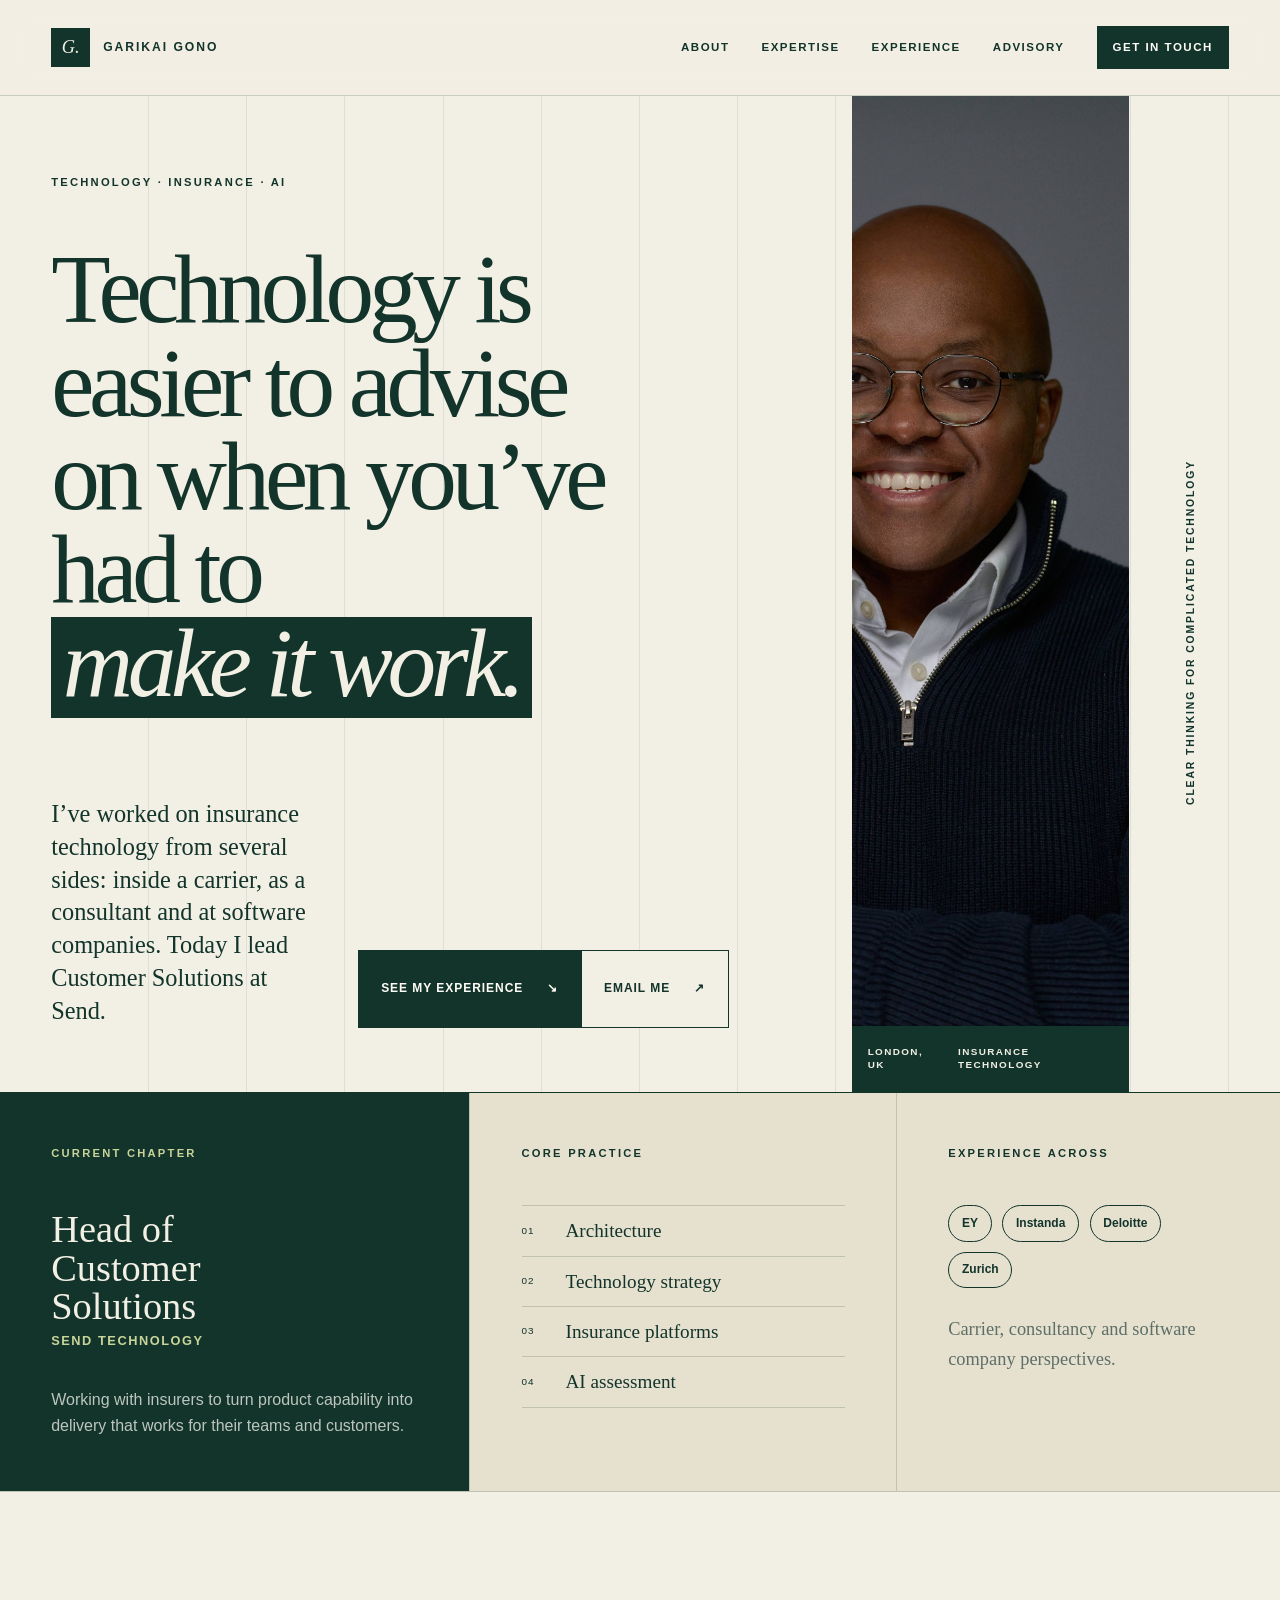
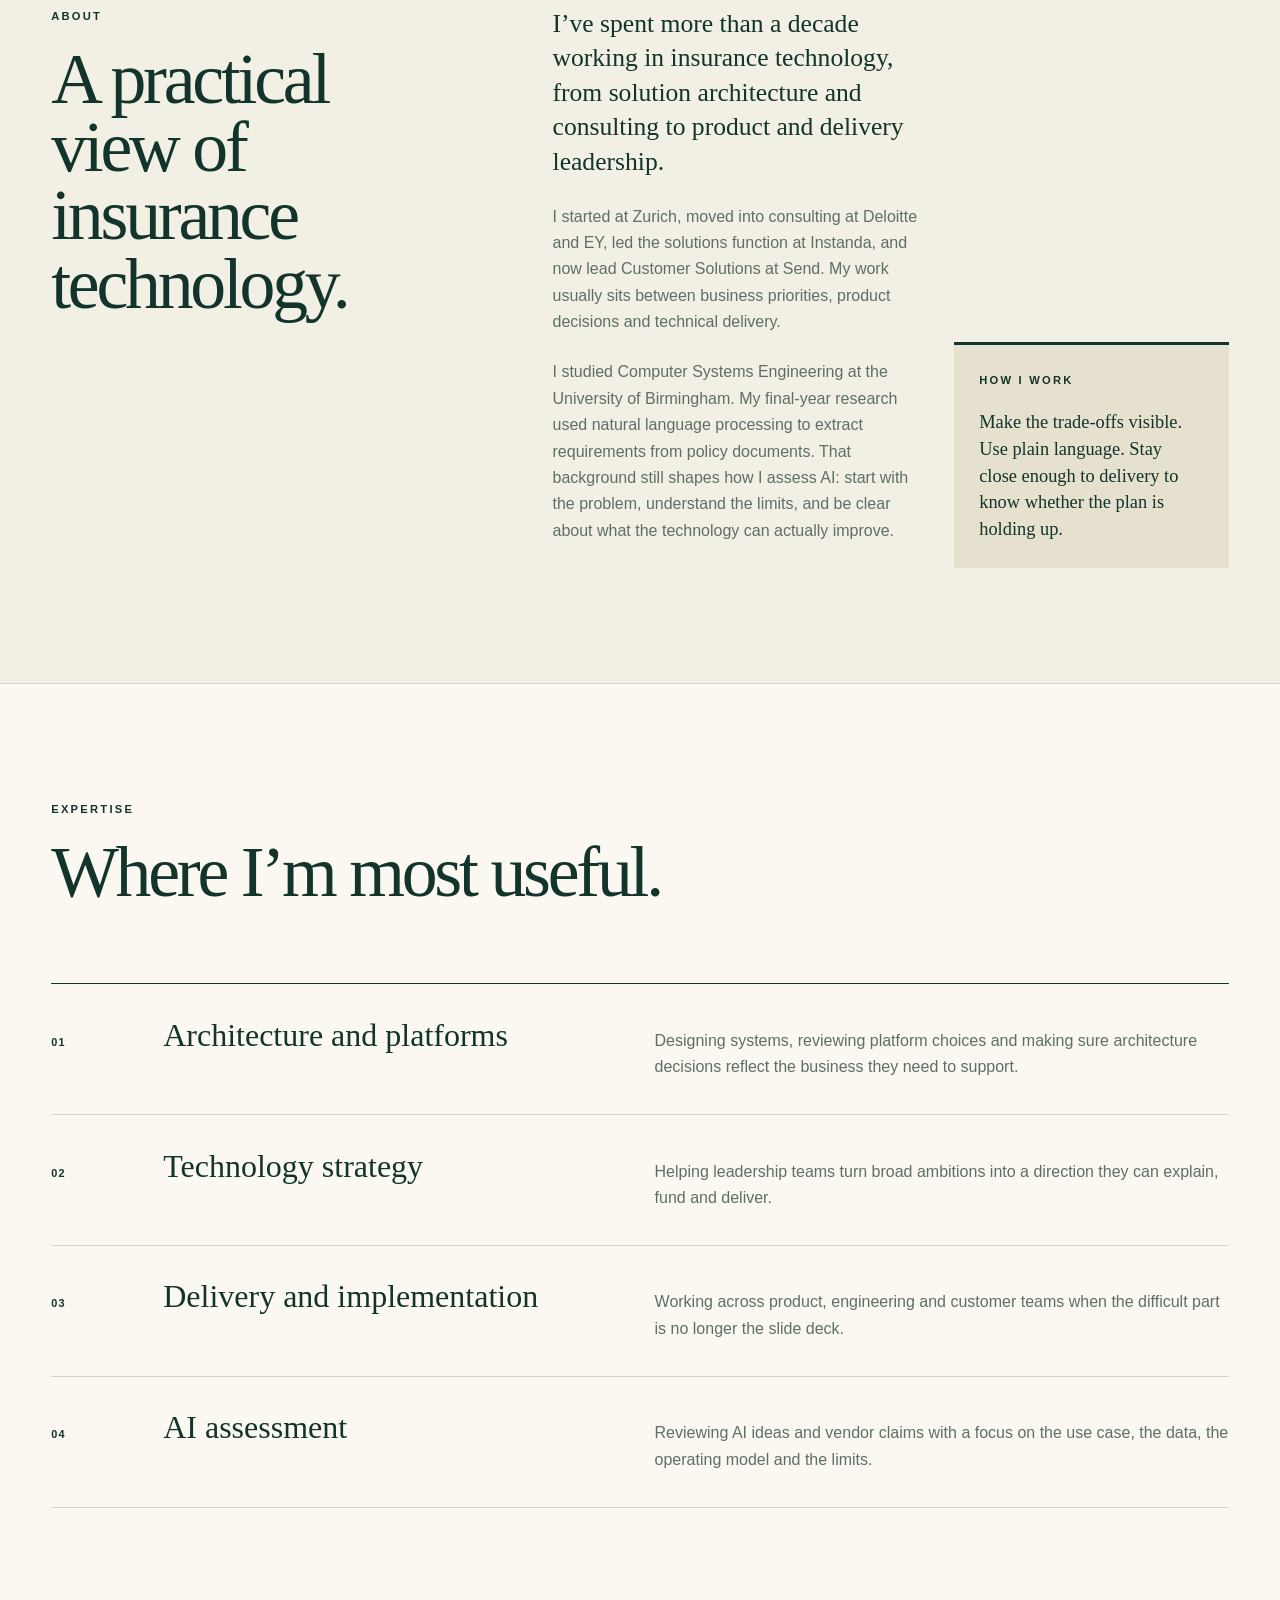
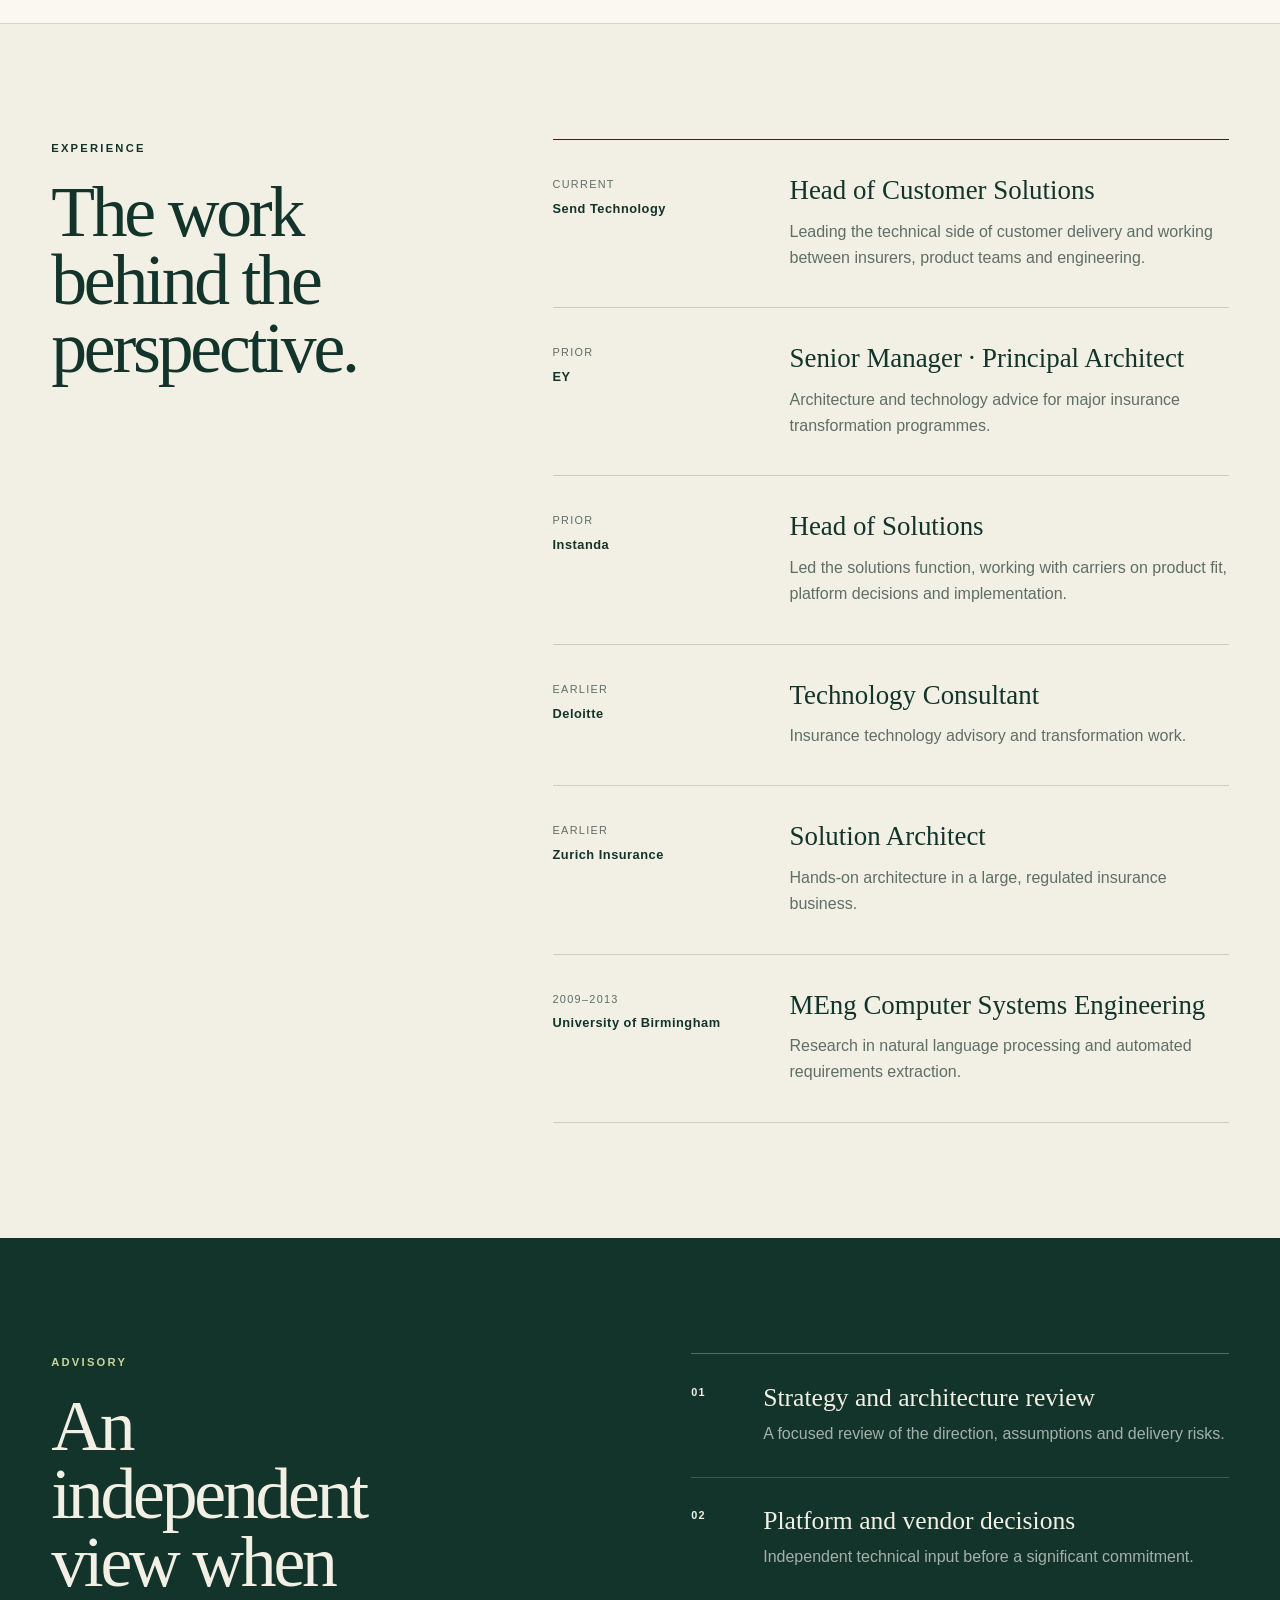
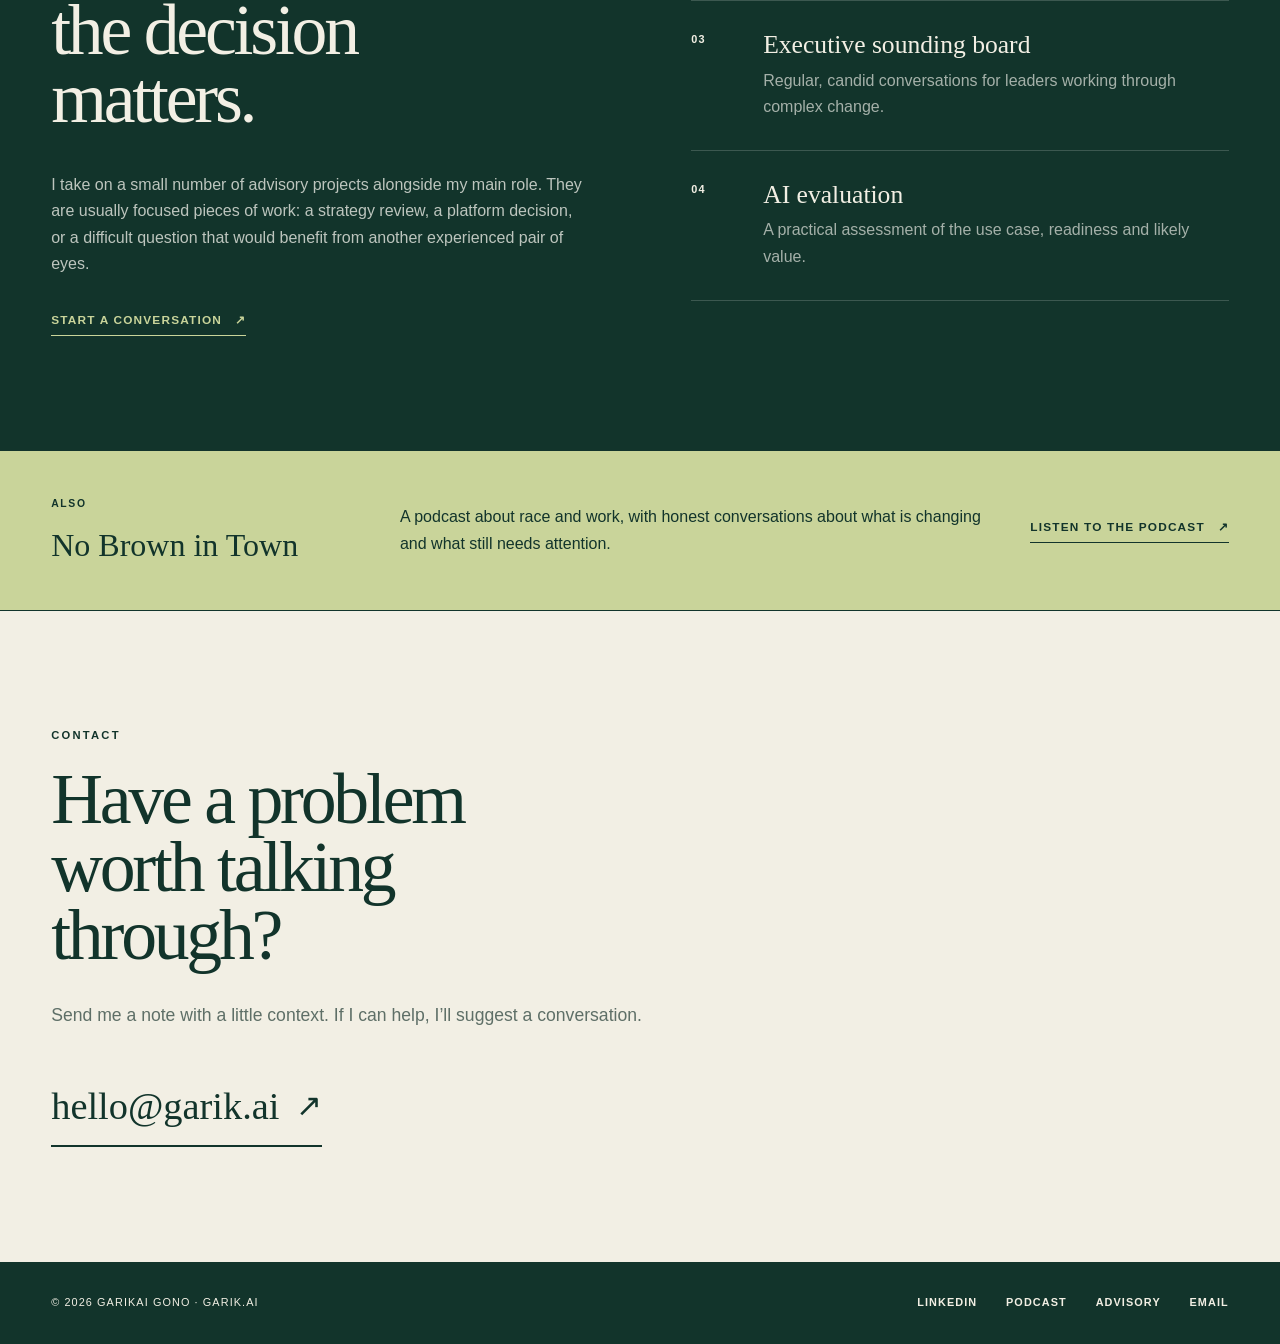
<file: index.html>
<!DOCTYPE html>
<html lang="en">
<head>
  <meta charset="UTF-8">
  <meta name="viewport" content="width=device-width, initial-scale=1">
  <meta name="description" content="Garikai Gono is a technology leader working across insurance platforms, architecture, delivery and AI.">
  <meta property="og:type" content="website">
  <meta property="og:url" content="https://garik.ai/">
  <meta property="og:title" content="Garikai Gono — Insurance technology leader">
  <meta property="og:description" content="A practical view of insurance technology, shaped by work across carriers, consultancies and software companies.">
  <meta property="og:image" content="https://garik.ai/images/og.png">
  <meta property="og:image:width" content="1200">
  <meta property="og:image:height" content="630">
  <meta property="og:image:alt" content="Garikai Gono, insurance technology leader">
  <meta name="twitter:card" content="summary_large_image">
  <meta name="twitter:title" content="Garikai Gono — Insurance technology leader">
  <meta name="twitter:description" content="A practical view of insurance technology, shaped by work across carriers, consultancies and software companies.">
  <meta name="twitter:image" content="https://garik.ai/images/og.png">
  <title>Garikai Gono — Insurance technology leader</title>
  <link rel="icon" href="favicon.ico">
  <link rel="stylesheet" href="styles.css">
  <script src="main.js" defer></script>
</head>
<body>
  <a class="skip-link" href="#main">Skip to content</a>

  <header class="site-header">
    <a class="wordmark" href="#top" aria-label="Garikai Gono, home">
      <span class="wordmark-mark" aria-hidden="true">G.</span>
      <span class="wordmark-name">Garikai Gono</span>
    </a>

    <button class="menu-button" type="button" aria-expanded="false" aria-controls="site-nav">
      <span>Menu</span>
    </button>

    <nav class="site-nav" id="site-nav" aria-label="Primary navigation">
      <a href="#about">About</a>
      <a href="#expertise">Expertise</a>
      <a href="#experience">Experience</a>
      <a href="#advisory">Advisory</a>
      <a class="nav-contact" href="mailto:hello@garik.ai">Get in touch</a>
    </nav>
  </header>

  <main id="main">
    <section class="hero" id="top" aria-labelledby="hero-title">
      <div class="hero-grid" aria-hidden="true"></div>

      <p class="hero-kicker reveal">Technology · Insurance · AI</p>

      <h1 class="hero-title reveal" id="hero-title">
        Technology is easier to advise on when you’ve had to <em>make it work.</em>
      </h1>

      <div class="hero-copy reveal">
        <p>
          I’ve worked on insurance technology from several sides: inside a carrier,
          as a consultant and at software companies. Today I lead Customer Solutions
          at Send.
        </p>
        <div class="hero-actions">
          <a class="button button-primary" href="#experience">See my experience <span aria-hidden="true">↘</span></a>
          <a class="button button-secondary" href="mailto:hello@garik.ai">Email me <span aria-hidden="true">↗</span></a>
        </div>
      </div>

      <figure class="hero-portrait reveal">
        <img src="images/gari.jpg" alt="Portrait of Garikai Gono">
        <figcaption>
          <span>London, UK</span>
          <span>Insurance technology</span>
        </figcaption>
      </figure>

      <p class="hero-side-note">Clear thinking for complicated technology</p>
    </section>

    <section class="chapter" aria-label="Current role and core practice">
      <article class="current-role reveal">
        <p class="section-kicker section-kicker-light">Current chapter</p>
        <h2>Head of Customer Solutions</h2>
        <p class="current-company">Send Technology</p>
        <p class="current-summary">
          Working with insurers to turn product capability into delivery that works
          for their teams and customers.
        </p>
      </article>

      <div class="practice reveal">
        <p class="section-kicker">Core practice</p>
        <ol class="practice-list">
          <li><span>01</span><a href="#expertise">Architecture</a></li>
          <li><span>02</span><a href="#expertise">Technology strategy</a></li>
          <li><span>03</span><a href="#expertise">Insurance platforms</a></li>
          <li><span>04</span><a href="#expertise">AI assessment</a></li>
        </ol>
      </div>

      <div class="field-notes reveal">
        <p class="section-kicker">Experience across</p>
        <div class="company-list" aria-label="Previous employers">
          <span>EY</span>
          <span>Instanda</span>
          <span>Deloitte</span>
          <span>Zurich</span>
        </div>
        <p>Carrier, consultancy and software company perspectives.</p>
      </div>
    </section>

    <section class="about page-section" id="about" aria-labelledby="about-title">
      <div class="section-heading reveal">
        <p class="section-kicker">About</p>
        <h2 id="about-title">A practical view of insurance technology.</h2>
      </div>

      <div class="about-copy reveal">
        <p class="lead">
          I’ve spent more than a decade working in insurance technology, from
          solution architecture and consulting to product and delivery leadership.
        </p>
        <p>
          I started at Zurich, moved into consulting at Deloitte and EY, led the
          solutions function at Instanda, and now lead Customer Solutions at Send.
          My work usually sits between business priorities, product decisions and
          technical delivery.
        </p>
        <p>
          I studied Computer Systems Engineering at the University of Birmingham.
          My final-year research used natural language processing to extract
          requirements from policy documents. That background still shapes how I
          assess AI: start with the problem, understand the limits, and be clear
          about what the technology can actually improve.
        </p>
      </div>

      <aside class="about-note reveal" aria-label="Working style">
        <p class="section-kicker">How I work</p>
        <p>
          Make the trade-offs visible. Use plain language. Stay close enough to
          delivery to know whether the plan is holding up.
        </p>
      </aside>
    </section>

    <section class="expertise page-section" id="expertise" aria-labelledby="expertise-title">
      <div class="section-heading reveal">
        <p class="section-kicker">Expertise</p>
        <h2 id="expertise-title">Where I’m most useful.</h2>
      </div>

      <div class="expertise-list">
        <article class="expertise-item reveal">
          <span class="expertise-number">01</span>
          <h3>Architecture and platforms</h3>
          <p>
            Designing systems, reviewing platform choices and making sure
            architecture decisions reflect the business they need to support.
          </p>
        </article>

        <article class="expertise-item reveal">
          <span class="expertise-number">02</span>
          <h3>Technology strategy</h3>
          <p>
            Helping leadership teams turn broad ambitions into a direction they
            can explain, fund and deliver.
          </p>
        </article>

        <article class="expertise-item reveal">
          <span class="expertise-number">03</span>
          <h3>Delivery and implementation</h3>
          <p>
            Working across product, engineering and customer teams when the
            difficult part is no longer the slide deck.
          </p>
        </article>

        <article class="expertise-item reveal">
          <span class="expertise-number">04</span>
          <h3>AI assessment</h3>
          <p>
            Reviewing AI ideas and vendor claims with a focus on the use case,
            the data, the operating model and the limits.
          </p>
        </article>
      </div>
    </section>

    <section class="experience page-section" id="experience" aria-labelledby="experience-title">
      <div class="section-heading reveal">
        <p class="section-kicker">Experience</p>
        <h2 id="experience-title">The work behind the perspective.</h2>
      </div>

      <div class="timeline">
        <article class="timeline-item reveal">
          <div class="timeline-meta">
            <span>Current</span>
            <strong>Send Technology</strong>
          </div>
          <div class="timeline-content">
            <h3>Head of Customer Solutions</h3>
            <p>
              Leading the technical side of customer delivery and working between
              insurers, product teams and engineering.
            </p>
          </div>
        </article>

        <article class="timeline-item reveal">
          <div class="timeline-meta">
            <span>Prior</span>
            <strong>EY</strong>
          </div>
          <div class="timeline-content">
            <h3>Senior Manager · Principal Architect</h3>
            <p>
              Architecture and technology advice for major insurance transformation
              programmes.
            </p>
          </div>
        </article>

        <article class="timeline-item reveal">
          <div class="timeline-meta">
            <span>Prior</span>
            <strong>Instanda</strong>
          </div>
          <div class="timeline-content">
            <h3>Head of Solutions</h3>
            <p>
              Led the solutions function, working with carriers on product fit,
              platform decisions and implementation.
            </p>
          </div>
        </article>

        <article class="timeline-item reveal">
          <div class="timeline-meta">
            <span>Earlier</span>
            <strong>Deloitte</strong>
          </div>
          <div class="timeline-content">
            <h3>Technology Consultant</h3>
            <p>Insurance technology advisory and transformation work.</p>
          </div>
        </article>

        <article class="timeline-item reveal">
          <div class="timeline-meta">
            <span>Earlier</span>
            <strong>Zurich Insurance</strong>
          </div>
          <div class="timeline-content">
            <h3>Solution Architect</h3>
            <p>
              Hands-on architecture in a large, regulated insurance business.
            </p>
          </div>
        </article>

        <article class="timeline-item reveal">
          <div class="timeline-meta">
            <span>2009–2013</span>
            <strong>University of Birmingham</strong>
          </div>
          <div class="timeline-content">
            <h3>MEng Computer Systems Engineering</h3>
            <p>
              Research in natural language processing and automated requirements
              extraction.
            </p>
          </div>
        </article>
      </div>
    </section>

    <section class="advisory" id="advisory" aria-labelledby="advisory-title">
      <div class="advisory-intro reveal">
        <p class="section-kicker section-kicker-accent">Advisory</p>
        <h2 id="advisory-title">An independent view when the decision matters.</h2>
        <p>
          I take on a small number of advisory projects alongside my main role.
          They are usually focused pieces of work: a strategy review, a platform
          decision, or a difficult question that would benefit from another
          experienced pair of eyes.
        </p>
        <a class="text-link text-link-light" href="mailto:hello@garik.ai">Start a conversation <span aria-hidden="true">↗</span></a>
      </div>

      <div class="engagements reveal">
        <article>
          <span>01</span>
          <div>
            <h3>Strategy and architecture review</h3>
            <p>A focused review of the direction, assumptions and delivery risks.</p>
          </div>
        </article>
        <article>
          <span>02</span>
          <div>
            <h3>Platform and vendor decisions</h3>
            <p>Independent technical input before a significant commitment.</p>
          </div>
        </article>
        <article>
          <span>03</span>
          <div>
            <h3>Executive sounding board</h3>
            <p>Regular, candid conversations for leaders working through complex change.</p>
          </div>
        </article>
        <article>
          <span>04</span>
          <div>
            <h3>AI evaluation</h3>
            <p>A practical assessment of the use case, readiness and likely value.</p>
          </div>
        </article>
      </div>
    </section>

    <aside class="podcast" aria-labelledby="podcast-title">
      <div class="podcast-label">
        <span>Also</span>
        <h2 id="podcast-title">No Brown in Town</h2>
      </div>
      <p>
        A podcast about race and work, with honest conversations about what is
        changing and what still needs attention.
      </p>
      <a class="text-link" href="https://www.buzzsprout.com/1733600" target="_blank" rel="noopener noreferrer">
        Listen to the podcast <span aria-hidden="true">↗</span>
      </a>
    </aside>

    <section class="contact page-section" id="contact" aria-labelledby="contact-title">
      <p class="section-kicker reveal">Contact</p>
      <h2 class="reveal" id="contact-title">Have a problem worth talking through?</h2>
      <p class="reveal">
        Send me a note with a little context. If I can help, I’ll suggest a
        conversation.
      </p>
      <a class="contact-email reveal" href="mailto:hello@garik.ai">
        hello@garik.ai <span aria-hidden="true">↗</span>
      </a>
    </section>
  </main>

  <footer class="site-footer">
    <p>© <span id="year">2026</span> Garikai Gono · garik.ai</p>
    <nav aria-label="Footer navigation">
      <a href="https://www.linkedin.com/in/garikaigono" target="_blank" rel="noopener noreferrer">LinkedIn</a>
      <a href="https://www.buzzsprout.com/1733600" target="_blank" rel="noopener noreferrer">Podcast</a>
      <a href="#advisory">Advisory</a>
      <a href="mailto:hello@garik.ai">Email</a>
    </nav>
  </footer>
</body>
</html>
</file>
<file: styles.css>
*,
*::before,
*::after {
  box-sizing: border-box;
}

:root {
  --cream: #f2efe4;
  --paper: #faf8f0;
  --parchment: #e6e0cf;
  --green: #12342b;
  --green-soft: #355248;
  --sage: #c9d49a;
  --ink: #12342b;
  --muted: #5e6f67;
  --white: #fffdf7;
  --rule: rgba(18, 52, 43, 0.18);
  --serif: "Iowan Old Style", "Palatino Linotype", "Book Antiqua", Georgia, serif;
  --sans: "Helvetica Neue", Helvetica, Arial, sans-serif;
  --page-gutter: clamp(1.25rem, 4vw, 4rem);
  --section-space: clamp(5rem, 9vw, 9rem);
}

html {
  scroll-behavior: smooth;
}

body {
  margin: 0;
  background: var(--cream);
  color: var(--ink);
  font-family: var(--sans);
  font-size: 1rem;
  line-height: 1.65;
  text-rendering: optimizeLegibility;
}

body,
button,
a {
  -webkit-font-smoothing: antialiased;
}

img {
  display: block;
  max-width: 100%;
}

a {
  color: inherit;
}

button {
  font: inherit;
}

::selection {
  background: var(--sage);
  color: var(--green);
}

.skip-link {
  position: fixed;
  top: 0.75rem;
  left: 0.75rem;
  z-index: 1000;
  padding: 0.7rem 1rem;
  background: var(--green);
  color: var(--white);
  transform: translateY(-160%);
  transition: transform 160ms ease;
}

.skip-link:focus {
  transform: translateY(0);
}

.site-header {
  position: sticky;
  top: 0;
  z-index: 100;
  min-height: 6rem;
  padding: 0 var(--page-gutter);
  display: grid;
  grid-template-columns: 1fr auto;
  align-items: center;
  gap: 2rem;
  background: rgba(242, 239, 228, 0.94);
  border-bottom: 1px solid var(--rule);
  backdrop-filter: blur(14px);
}

.wordmark {
  display: inline-flex;
  align-items: center;
  gap: 0.8rem;
  width: fit-content;
  text-decoration: none;
}

.wordmark-mark {
  display: grid;
  width: 2.45rem;
  height: 2.45rem;
  place-items: center;
  background: var(--green);
  color: var(--cream);
  font-family: var(--serif);
  font-size: 1.15rem;
  font-style: italic;
}

.wordmark-name {
  font-size: 0.76rem;
  font-weight: 700;
  letter-spacing: 0.16em;
  text-transform: uppercase;
}

.site-nav {
  display: flex;
  align-items: center;
  gap: clamp(1.2rem, 2.5vw, 2.6rem);
}

.site-nav a {
  font-size: 0.72rem;
  font-weight: 700;
  letter-spacing: 0.13em;
  text-decoration: none;
  text-transform: uppercase;
}

.site-nav a:not(.nav-contact) {
  background-image: linear-gradient(currentColor, currentColor);
  background-position: 0 100%;
  background-repeat: no-repeat;
  background-size: 0 1px;
  transition: background-size 180ms ease;
}

.site-nav a:not(.nav-contact):hover,
.site-nav a:not(.nav-contact):focus-visible {
  background-size: 100% 1px;
}

.nav-contact {
  padding: 0.72rem 1rem;
  background: var(--green);
  color: var(--white);
  transition: background 180ms ease;
}

.nav-contact:hover,
.nav-contact:focus-visible {
  background: var(--green-soft);
}

.menu-button {
  display: none;
  border: 0;
  background: transparent;
  color: var(--green);
  font-size: 0.72rem;
  font-weight: 700;
  letter-spacing: 0.13em;
  text-transform: uppercase;
}

.hero {
  position: relative;
  min-height: calc(100vh - 6rem);
  padding: clamp(3rem, 6vw, 6rem) var(--page-gutter) 0;
  display: grid;
  grid-template-columns: repeat(12, minmax(0, 1fr));
  grid-template-rows: auto 1fr auto;
  column-gap: clamp(1rem, 1.8vw, 1.75rem);
  overflow: hidden;
}

.hero-grid {
  position: absolute;
  inset: 0 var(--page-gutter);
  z-index: -1;
  background-image: repeating-linear-gradient(
    90deg,
    transparent 0,
    transparent calc(8.333% - 1px),
    rgba(18, 52, 43, 0.085) calc(8.333% - 1px),
    rgba(18, 52, 43, 0.085) 8.333%
  );
  pointer-events: none;
}

.hero-kicker,
.section-kicker {
  margin: 0 0 1.25rem;
  font-size: 0.7rem;
  font-weight: 700;
  letter-spacing: 0.2em;
  text-transform: uppercase;
}

.hero-kicker {
  grid-column: 1 / 7;
  grid-row: 1;
  align-self: start;
}

.hero-title {
  grid-column: 1 / 9;
  grid-row: 2;
  z-index: 2;
  align-self: center;
  max-width: 12ch;
  margin: 2rem 0 3rem;
  font-family: var(--serif);
  font-size: clamp(4rem, 7.6vw, 8rem);
  font-weight: 400;
  letter-spacing: -0.055em;
  line-height: 0.96;
}

.hero-title em {
  display: inline-block;
  padding: 0 0.12em 0.08em;
  background: var(--green);
  color: var(--cream);
  font-weight: 400;
  white-space: nowrap;
}

.hero-copy {
  grid-column: 1 / 8;
  grid-row: 3;
  z-index: 3;
  display: grid;
  grid-template-columns: minmax(0, 1fr) auto;
  gap: 2rem;
  align-items: end;
  padding: 2rem 0 4rem;
}

.hero-copy > p {
  max-width: 33rem;
  margin: 0;
  font-family: var(--serif);
  font-size: clamp(1.25rem, 1.9vw, 1.75rem);
  line-height: 1.35;
}

.hero-actions {
  display: flex;
  align-items: stretch;
}

.button {
  min-height: 4.85rem;
  padding: 1rem 1.4rem;
  display: inline-flex;
  align-items: center;
  justify-content: space-between;
  gap: 1.5rem;
  border: 1px solid var(--green);
  font-size: 0.75rem;
  font-weight: 700;
  letter-spacing: 0.08em;
  line-height: 1.25;
  text-decoration: none;
  text-transform: uppercase;
  transition: background 180ms ease, color 180ms ease, transform 180ms ease;
}

.button:hover,
.button:focus-visible {
  transform: translateY(-2px);
}

.button-primary {
  background: var(--green);
  color: var(--white);
}

.button-primary:hover,
.button-primary:focus-visible {
  background: var(--green-soft);
}

.button-secondary {
  background: var(--cream);
  color: var(--green);
  border-left: 0;
}

.button-secondary:hover,
.button-secondary:focus-visible {
  background: var(--parchment);
}

.hero-portrait {
  grid-column: 9 / 12;
  grid-row: 1 / 4;
  align-self: stretch;
  min-height: 38rem;
  margin: -6rem 0 0;
  overflow: hidden;
  background: var(--green-soft);
}

.hero-portrait img {
  width: 100%;
  height: calc(100% - 4.1rem);
  object-fit: cover;
  object-position: 56% 28%;
  transition: transform 900ms cubic-bezier(0.2, 0.8, 0.2, 1);
}

.hero-portrait:hover img {
  transform: scale(1.015);
}

.hero-portrait figcaption {
  min-height: 4.1rem;
  padding: 0.85rem 1rem;
  display: flex;
  align-items: center;
  justify-content: space-between;
  gap: 1rem;
  background: var(--green);
  color: var(--cream);
  font-size: 0.62rem;
  font-weight: 700;
  letter-spacing: 0.14em;
  line-height: 1.25;
  text-transform: uppercase;
}

.hero-side-note {
  grid-column: 12 / 13;
  grid-row: 1 / 4;
  align-self: center;
  justify-self: center;
  margin: 0;
  font-size: 0.65rem;
  font-weight: 700;
  letter-spacing: 0.18em;
  text-transform: uppercase;
  writing-mode: vertical-rl;
  transform: rotate(180deg);
}

.chapter {
  display: grid;
  grid-template-columns: 1.1fr 1fr 0.9fr;
  background: var(--parchment);
  border-top: 1px solid var(--green);
  border-bottom: 1px solid var(--rule);
}

.chapter > * {
  min-height: 19rem;
  padding: clamp(2.4rem, 4vw, 4rem) var(--page-gutter);
}

.chapter > * + * {
  border-left: 1px solid var(--rule);
}

.current-role {
  background: var(--green);
  color: var(--cream);
}

.section-kicker-light {
  color: var(--sage);
}

.current-role h2 {
  max-width: 12ch;
  margin: 3rem 0 0.3rem;
  font-family: var(--serif);
  font-size: clamp(2rem, 3vw, 3.2rem);
  font-weight: 400;
  line-height: 1;
}

.current-company {
  margin: 0;
  color: var(--sage);
  font-size: 0.8rem;
  font-weight: 700;
  letter-spacing: 0.12em;
  text-transform: uppercase;
}

.current-summary {
  max-width: 31rem;
  margin: 2.2rem 0 0;
  color: rgba(255, 253, 247, 0.72);
}

.practice-list {
  margin: 2.7rem 0 0;
  padding: 0;
  list-style: none;
}

.practice-list li {
  display: grid;
  grid-template-columns: 2rem 1fr;
  gap: 0.75rem;
  align-items: center;
  border-top: 1px solid var(--rule);
}

.practice-list li:last-child {
  border-bottom: 1px solid var(--rule);
}

.practice-list span {
  font-size: 0.62rem;
  letter-spacing: 0.1em;
}

.practice-list a {
  padding: 0.55rem 0;
  font-family: var(--serif);
  font-size: 1.2rem;
  text-decoration: none;
}

.practice-list a:hover,
.practice-list a:focus-visible {
  font-style: italic;
}

.company-list {
  margin: 2.7rem 0 1.6rem;
  display: flex;
  flex-wrap: wrap;
  gap: 0.65rem;
}

.company-list span {
  padding: 0.45rem 0.8rem;
  border: 1px solid var(--green);
  border-radius: 999px;
  font-size: 0.75rem;
  font-weight: 700;
}

.field-notes > p:last-child {
  max-width: 24rem;
  margin: 0;
  color: var(--muted);
  font-family: var(--serif);
  font-size: 1.15rem;
}

.page-section {
  padding: var(--section-space) var(--page-gutter);
}

.about,
.experience {
  display: grid;
  grid-template-columns: repeat(12, minmax(0, 1fr));
  gap: clamp(1rem, 2vw, 2rem);
}

.section-heading {
  grid-column: 1 / 5;
}

.section-heading h2,
.advisory h2,
.contact h2 {
  margin: 0;
  font-family: var(--serif);
  font-size: clamp(3.3rem, 5.6vw, 6.4rem);
  font-weight: 400;
  letter-spacing: -0.045em;
  line-height: 0.95;
}

.about-copy {
  grid-column: 6 / 10;
}

.about-copy p {
  margin: 0 0 1.5rem;
  color: var(--muted);
}

.about-copy .lead {
  color: var(--green);
  font-family: var(--serif);
  font-size: clamp(1.45rem, 2vw, 2rem);
  line-height: 1.35;
}

.about-note {
  grid-column: 10 / 13;
  align-self: end;
  padding: 1.6rem;
  border-top: 3px solid var(--green);
  background: var(--parchment);
}

.about-note p:last-child {
  margin: 0;
  font-family: var(--serif);
  font-size: 1.15rem;
  line-height: 1.45;
}

.expertise {
  background: var(--paper);
  border-top: 1px solid var(--rule);
  border-bottom: 1px solid var(--rule);
}

.expertise .section-heading {
  max-width: 44rem;
}

.expertise-list {
  margin-top: clamp(3rem, 6vw, 6rem);
  border-top: 1px solid var(--green);
}

.expertise-item {
  padding: 2.1rem 0;
  display: grid;
  grid-template-columns: 5rem minmax(15rem, 1fr) minmax(18rem, 1.25fr);
  gap: 2rem;
  align-items: baseline;
  border-bottom: 1px solid var(--rule);
}

.expertise-number,
.engagements > article > span {
  font-size: 0.68rem;
  font-weight: 700;
  letter-spacing: 0.12em;
}

.expertise-item h3,
.timeline-content h3,
.engagements h3 {
  margin: 0;
  font-family: var(--serif);
  font-size: clamp(1.6rem, 2.5vw, 2.6rem);
  font-weight: 400;
  line-height: 1.1;
}

.expertise-item p {
  max-width: 37rem;
  margin: 0;
  color: var(--muted);
}

.experience {
  background: var(--cream);
}

.experience .section-heading {
  grid-column: 1 / 5;
  position: sticky;
  top: 9rem;
  align-self: start;
}

.timeline {
  grid-column: 6 / 13;
  border-top: 1px solid var(--green);
}

.timeline-item {
  padding: 2.25rem 0;
  display: grid;
  grid-template-columns: minmax(9rem, 0.7fr) 1.5fr;
  gap: 2rem;
  border-bottom: 1px solid var(--rule);
}

.timeline-meta {
  display: flex;
  flex-direction: column;
  gap: 0.25rem;
}

.timeline-meta span {
  color: var(--muted);
  font-size: 0.68rem;
  letter-spacing: 0.12em;
  text-transform: uppercase;
}

.timeline-meta strong {
  font-size: 0.8rem;
  letter-spacing: 0.04em;
}

.timeline-content h3 {
  font-size: clamp(1.45rem, 2.1vw, 2.2rem);
}

.timeline-content p {
  max-width: 37rem;
  margin: 0.8rem 0 0;
  color: var(--muted);
}

.advisory {
  padding: var(--section-space) var(--page-gutter);
  display: grid;
  grid-template-columns: 1fr 1fr;
  gap: clamp(3rem, 8vw, 9rem);
  background: var(--green);
  color: var(--cream);
}

.section-kicker-accent {
  color: var(--sage);
}

.advisory h2 {
  max-width: 10ch;
}

.advisory-intro > p:not(.section-kicker) {
  max-width: 39rem;
  margin: 2.5rem 0 1.8rem;
  color: rgba(255, 253, 247, 0.72);
}

.text-link {
  display: inline-flex;
  gap: 0.8rem;
  align-items: center;
  padding-bottom: 0.25rem;
  border-bottom: 1px solid currentColor;
  font-size: 0.74rem;
  font-weight: 700;
  letter-spacing: 0.1em;
  text-decoration: none;
  text-transform: uppercase;
}

.text-link span {
  transition: transform 180ms ease;
}

.text-link:hover span,
.text-link:focus-visible span {
  transform: translate(2px, -2px);
}

.text-link-light {
  color: var(--sage);
}

.engagements {
  border-top: 1px solid rgba(255, 253, 247, 0.28);
}

.engagements article {
  padding: 1.85rem 0;
  display: grid;
  grid-template-columns: 3.5rem 1fr;
  gap: 1rem;
  border-bottom: 1px solid rgba(255, 253, 247, 0.18);
}

.engagements h3 {
  font-size: clamp(1.45rem, 2vw, 2rem);
}

.engagements p {
  margin: 0.55rem 0 0;
  color: rgba(255, 253, 247, 0.62);
}

.podcast {
  padding: 2.4rem var(--page-gutter);
  display: grid;
  grid-template-columns: 0.9fr 1.7fr auto;
  gap: 2rem;
  align-items: center;
  background: var(--sage);
  border-bottom: 1px solid var(--green);
}

.podcast-label span {
  font-size: 0.65rem;
  font-weight: 700;
  letter-spacing: 0.16em;
  text-transform: uppercase;
}

.podcast-label h2 {
  margin: 0.2rem 0 0;
  font-family: var(--serif);
  font-size: clamp(1.7rem, 2.5vw, 2.5rem);
  font-weight: 400;
}

.podcast > p {
  max-width: 42rem;
  margin: 0;
}

.contact {
  min-height: 36rem;
  display: flex;
  flex-direction: column;
  justify-content: center;
  align-items: flex-start;
}

.contact h2 {
  max-width: 12ch;
}

.contact > p:not(.section-kicker) {
  max-width: 40rem;
  margin: 2rem 0 2.8rem;
  color: var(--muted);
  font-size: 1.1rem;
}

.contact-email {
  display: inline-flex;
  gap: 1rem;
  align-items: center;
  padding-bottom: 0.4rem;
  border-bottom: 2px solid var(--green);
  font-family: var(--serif);
  font-size: clamp(1.7rem, 3vw, 3rem);
  text-decoration: none;
}

.contact-email span {
  font-family: var(--sans);
  font-size: 0.8em;
  transition: transform 180ms ease;
}

.contact-email:hover span,
.contact-email:focus-visible span {
  transform: translate(3px, -3px);
}

.site-footer {
  padding: 2rem var(--page-gutter);
  display: flex;
  justify-content: space-between;
  align-items: center;
  gap: 2rem;
  background: var(--green);
  color: var(--cream);
}

.site-footer p {
  margin: 0;
  font-size: 0.68rem;
  letter-spacing: 0.1em;
  text-transform: uppercase;
}

.site-footer nav {
  display: flex;
  flex-wrap: wrap;
  gap: 1.8rem;
}

.site-footer a {
  font-size: 0.68rem;
  font-weight: 700;
  letter-spacing: 0.1em;
  text-decoration: none;
  text-transform: uppercase;
}

.site-footer a:hover,
.site-footer a:focus-visible {
  color: var(--sage);
}

.reveal {
  opacity: 0;
  transform: translateY(1.25rem);
  transition: opacity 650ms ease, transform 650ms cubic-bezier(0.2, 0.8, 0.2, 1);
}

.reveal.is-visible {
  opacity: 1;
  transform: translateY(0);
}

@media (max-width: 1100px) {
  .hero-title {
    grid-column: 1 / 10;
    font-size: clamp(3.8rem, 8vw, 6.8rem);
  }

  .hero-copy {
    grid-column: 1 / 9;
    grid-template-columns: 1fr;
  }

  .hero-portrait {
    grid-column: 9 / 13;
  }

  .hero-side-note {
    display: none;
  }

  .chapter {
    grid-template-columns: 1fr 1fr;
  }

  .chapter > :last-child {
    grid-column: 1 / -1;
    min-height: auto;
    border-top: 1px solid var(--rule);
    border-left: 0;
  }

  .about-copy {
    grid-column: 5 / 10;
  }

  .about-note {
    grid-column: 10 / 13;
  }
}

@media (max-width: 820px) {
  .site-header {
    min-height: 5rem;
  }

  .menu-button {
    display: block;
    padding: 0.8rem 0;
    cursor: pointer;
  }

  .site-nav {
    position: absolute;
    top: 100%;
    left: 0;
    right: 0;
    padding: 1.2rem var(--page-gutter) 1.5rem;
    display: none;
    align-items: stretch;
    flex-direction: column;
    gap: 0;
    background: var(--cream);
    border-bottom: 1px solid var(--green);
  }

  .site-nav.is-open {
    display: flex;
  }

  .site-nav a {
    padding: 0.85rem 0;
    border-bottom: 1px solid var(--rule);
  }

  .nav-contact {
    margin-top: 0.8rem;
    padding: 0.85rem 1rem !important;
    border-bottom: 0 !important;
  }

  .hero {
    min-height: auto;
    padding-top: 3rem;
    grid-template-rows: auto auto auto auto;
  }

  .hero-kicker,
  .hero-title,
  .hero-copy {
    grid-column: 1 / 13;
  }

  .hero-title {
    grid-row: 2;
    max-width: 9.8ch;
    margin: 2rem 0 3rem;
    font-size: clamp(3.4rem, 11vw, 6rem);
  }

  .hero-copy {
    grid-row: 3;
    padding: 0 0 3rem;
  }

  .hero-portrait {
    grid-column: 3 / 13;
    grid-row: 4;
    min-height: 42rem;
    margin: 0;
  }

  .chapter {
    grid-template-columns: 1fr;
  }

  .chapter > * {
    min-height: auto;
  }

  .chapter > * + * {
    border-top: 1px solid var(--rule);
    border-left: 0;
  }

  .chapter > :last-child {
    grid-column: auto;
  }

  .current-role h2 {
    margin-top: 2rem;
  }

  .about,
  .experience {
    grid-template-columns: 1fr;
    gap: 3rem;
  }

  .section-heading,
  .about-copy,
  .about-note,
  .experience .section-heading,
  .timeline {
    grid-column: auto;
  }

  .experience .section-heading {
    position: static;
  }

  .expertise-item {
    grid-template-columns: 3rem 1fr;
  }

  .expertise-item p {
    grid-column: 2;
  }

  .advisory {
    grid-template-columns: 1fr;
  }

  .podcast {
    grid-template-columns: 1fr;
  }
}

@media (max-width: 560px) {
  .wordmark-name {
    display: none;
  }

  .hero-title {
    font-size: clamp(3.25rem, 16vw, 5.1rem);
  }

  .hero-actions {
    width: 100%;
    flex-direction: column;
  }

  .button {
    width: 100%;
  }

  .button-secondary {
    border-top: 0;
    border-left: 1px solid var(--green);
  }

  .hero-portrait {
    grid-column: 1 / 13;
    min-height: 32rem;
  }

  .hero-portrait figcaption {
    align-items: flex-start;
    flex-direction: column;
  }

  .timeline-item {
    grid-template-columns: 1fr;
    gap: 1rem;
  }

  .expertise-item {
    grid-template-columns: 2.2rem 1fr;
    gap: 1rem;
  }

  .site-footer {
    align-items: flex-start;
    flex-direction: column;
  }
}

@media (prefers-reduced-motion: reduce) {
  html {
    scroll-behavior: auto;
  }

  *,
  *::before,
  *::after {
    animation-duration: 0.01ms !important;
    animation-iteration-count: 1 !important;
    transition-duration: 0.01ms !important;
  }

  .reveal {
    opacity: 1;
    transform: none;
  }
}
</file>
